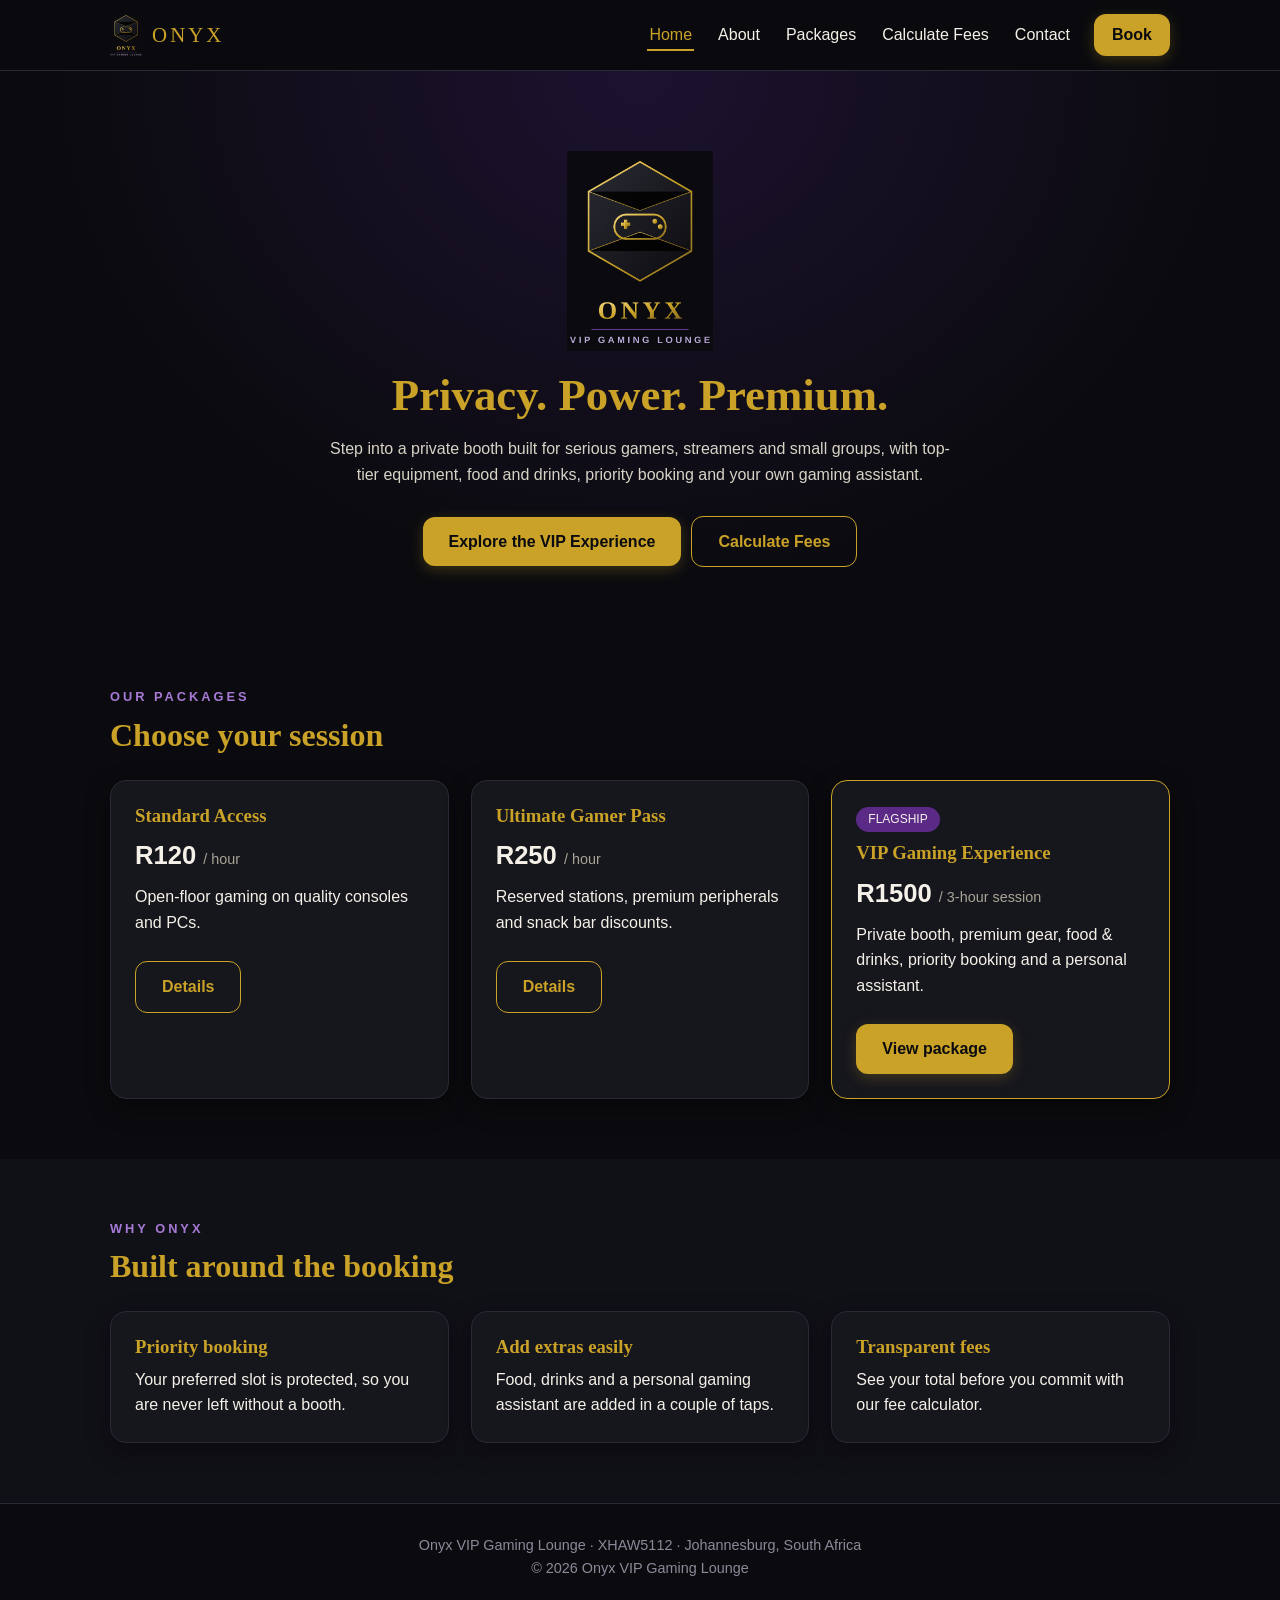
<file: onyx-website/index.html>
<!DOCTYPE html>
<html lang="en"><head><meta charset="UTF-8"><meta name="viewport" content="width=device-width,initial-scale=1">
<title>Home | Onyx VIP Gaming Lounge</title><link rel="stylesheet" href="styles.css"></head>
<body>
<header><div class="wrap nav">
<a class="brand" href="index.html"><img src="assets/logo.png" alt="Onyx logo">ONYX</a>
<nav><button class="menu-btn" id="menuBtn" aria-label="Menu">&#9776;</button>
<ul id="navList"><li><a href="index.html" class=active>Home</a></li><li><a href="about.html">About</a></li><li><a href="packages.html">Packages</a></li><li><a href="fees.html">Calculate Fees</a></li><li><a href="contact.html">Contact</a></li><li><a class="btn" href="fees.html?pkg=vip">Book</a></li></ul></nav>
</div></header>

<div class="hero"><div class="wrap"><img src="assets/logo.png" alt="Onyx VIP Gaming Lounge logo">
<h1>Privacy. Power. Premium.</h1>
<p>Step into a private booth built for serious gamers, streamers and small groups, with top-tier equipment, food and drinks, priority booking and your own gaming assistant.</p>
<a class="btn" href="vip-package.html">Explore the VIP Experience</a><a class="btn outline" href="fees.html">Calculate Fees</a></div></div>
<section><div class="wrap"><div class="label">Our packages</div><h2>Choose your session</h2>
<div class="grid">
<div class="card"><h3>Standard Access</h3><div class="price">R120 <small>/ hour</small></div><p>Open-floor gaming on quality consoles and PCs.</p><br><a class="btn outline" href="packages.html">Details</a></div>
<div class="card"><h3>Ultimate Gamer Pass</h3><div class="price">R250 <small>/ hour</small></div><p>Reserved stations, premium peripherals and snack bar discounts.</p><br><a class="btn outline" href="packages.html">Details</a></div>
<div class="card vip"><span class="badge">FLAGSHIP</span><h3>VIP Gaming Experience</h3><div class="price">R1500 <small>/ 3-hour session</small></div><p>Private booth, premium gear, food &amp; drinks, priority booking and a personal assistant.</p><br><a class="btn" href="vip-package.html">View package</a></div>
</div></div></section>
<section style="background:#101017"><div class="wrap"><div class="label">Why Onyx</div><h2>Built around the booking</h2>
<div class="grid"><div class="card"><h3>Priority booking</h3><p>Your preferred slot is protected, so you are never left without a booth.</p></div>
<div class="card"><h3>Add extras easily</h3><p>Food, drinks and a personal gaming assistant are added in a couple of taps.</p></div>
<div class="card"><h3>Transparent fees</h3><p>See your total before you commit with our fee calculator.</p></div></div></div></section>
<footer><div class="wrap">Onyx VIP Gaming Lounge &middot; XHAW5112 &middot; Johannesburg, South Africa<br>&copy; 2026 Onyx VIP Gaming Lounge</div></footer>
<script src="script.js"></script></body></html>
</file>
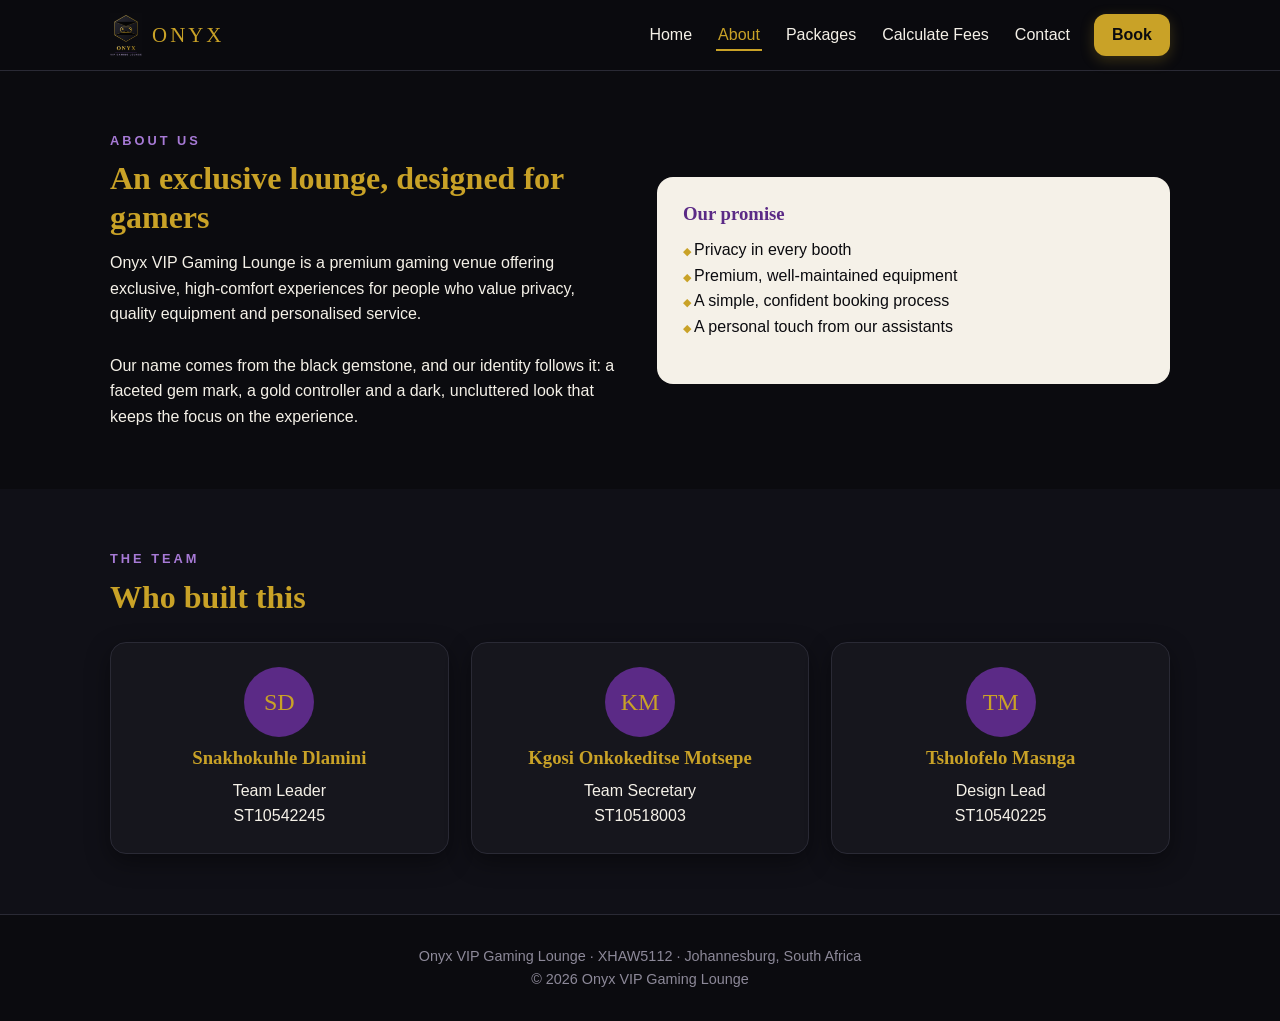
<file: onyx-website/about.html>
<!DOCTYPE html>
<html lang="en"><head><meta charset="UTF-8"><meta name="viewport" content="width=device-width,initial-scale=1">
<title>About | Onyx VIP Gaming Lounge</title><link rel="stylesheet" href="styles.css"></head>
<body>
<header><div class="wrap nav">
<a class="brand" href="index.html"><img src="assets/logo.png" alt="Onyx logo">ONYX</a>
<nav><button class="menu-btn" id="menuBtn" aria-label="Menu">&#9776;</button>
<ul id="navList"><li><a href="index.html">Home</a></li><li><a href="about.html" class=active>About</a></li><li><a href="packages.html">Packages</a></li><li><a href="fees.html">Calculate Fees</a></li><li><a href="contact.html">Contact</a></li><li><a class="btn" href="fees.html?pkg=vip">Book</a></li></ul></nav>
</div></header>

<section><div class="wrap split"><div><div class="label">About us</div><h2>An exclusive lounge, designed for gamers</h2>
<p>Onyx VIP Gaming Lounge is a premium gaming venue offering exclusive, high-comfort experiences for people who value privacy, quality equipment and personalised service.</p><br>
<p>Our name comes from the black gemstone, and our identity follows it: a faceted gem mark, a gold controller and a dark, uncluttered look that keeps the focus on the experience.</p></div>
<div class="panel"><h3>Our promise</h3><ul class="tick" style="color:#0B0B0F"><li>Privacy in every booth</li><li>Premium, well-maintained equipment</li><li>A simple, confident booking process</li><li>A personal touch from our assistants</li></ul></div></div></section>
<section style="background:#101017"><div class="wrap"><div class="label">The team</div><h2>Who built this</h2>
<div class="grid">
<div class="card team"><div class="avatar">SD</div><h3>Snakhokuhle Dlamini</h3><p>Team Leader<br>ST10542245</p></div>
<div class="card team"><div class="avatar">KM</div><h3>Kgosi Onkokeditse Motsepe</h3><p>Team Secretary<br>ST10518003</p></div>
<div class="card team"><div class="avatar">TM</div><h3>Tsholofelo Masnga</h3><p>Design Lead<br>ST10540225</p></div></div></div></section>
<footer><div class="wrap">Onyx VIP Gaming Lounge &middot; XHAW5112 &middot; Johannesburg, South Africa<br>&copy; 2026 Onyx VIP Gaming Lounge</div></footer>
<script src="script.js"></script></body></html>
</file>
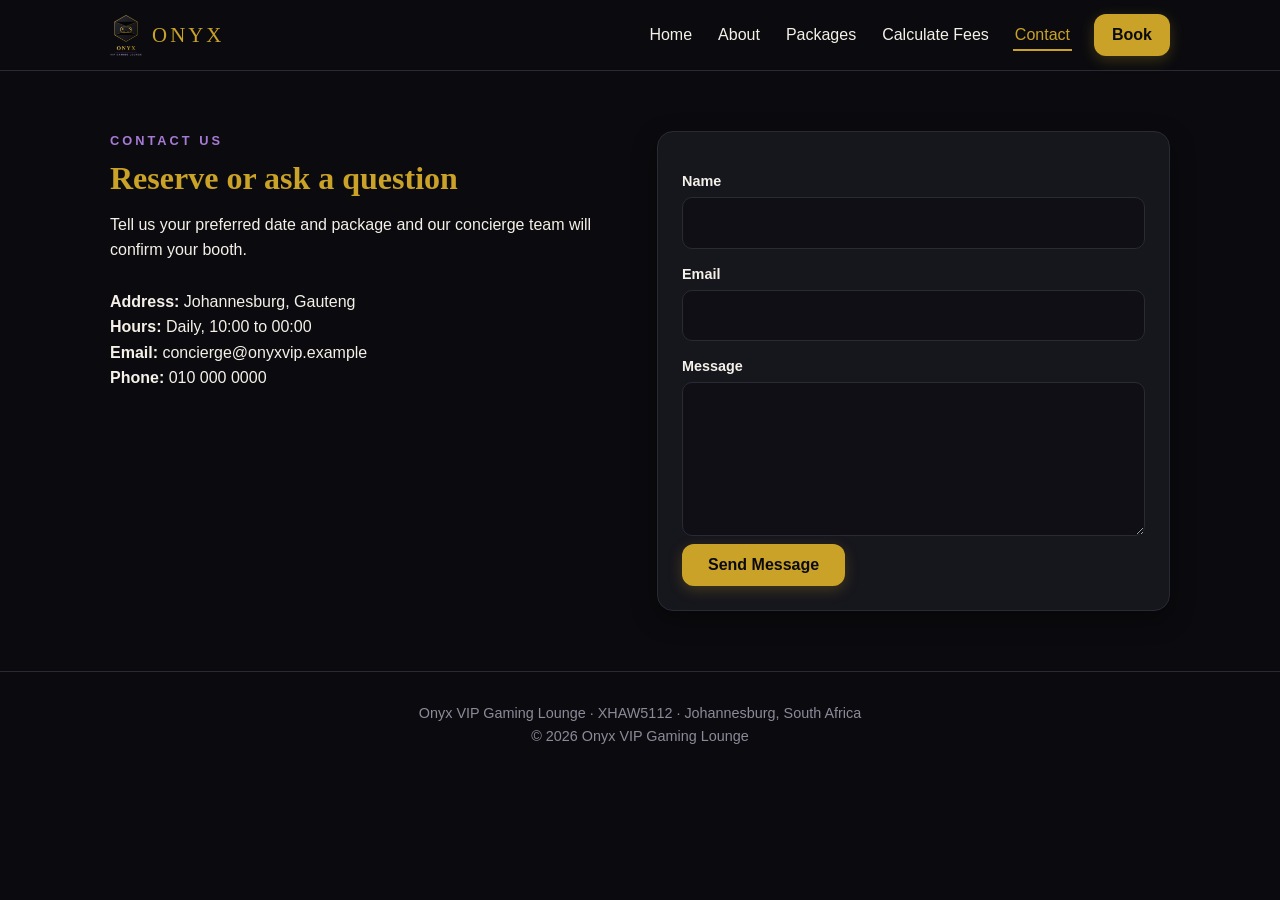
<file: onyx-website/contact.html>
<!DOCTYPE html>
<html lang="en"><head><meta charset="UTF-8"><meta name="viewport" content="width=device-width,initial-scale=1">
<title>Contact | Onyx VIP Gaming Lounge</title><link rel="stylesheet" href="styles.css"></head>
<body>
<header><div class="wrap nav">
<a class="brand" href="index.html"><img src="assets/logo.png" alt="Onyx logo">ONYX</a>
<nav><button class="menu-btn" id="menuBtn" aria-label="Menu">&#9776;</button>
<ul id="navList"><li><a href="index.html">Home</a></li><li><a href="about.html">About</a></li><li><a href="packages.html">Packages</a></li><li><a href="fees.html">Calculate Fees</a></li><li><a href="contact.html" class=active>Contact</a></li><li><a class="btn" href="fees.html?pkg=vip">Book</a></li></ul></nav>
</div></header>

<section><div class="wrap split" style="align-items:start"><div><div class="label">Contact us</div><h2>Reserve or ask a question</h2>
<p>Tell us your preferred date and package and our concierge team will confirm your booth.</p><br>
<p><b>Address:</b> Johannesburg, Gauteng<br><b>Hours:</b> Daily, 10:00 to 00:00<br><b>Email:</b> concierge@onyxvip.example<br><b>Phone:</b> 010 000 0000</p></div>
<form id="contactForm" class="card" novalidate>
<label for="name">Name</label><input id="name" name="name" type="text">
<label for="email">Email</label><input id="email" name="email" type="email">
<label for="message">Message</label><textarea id="message" name="message" rows="5"></textarea><br>
<button class="btn" type="submit">Send Message</button><div id="formMsg" class="msg"></div></form></div></section>
<footer><div class="wrap">Onyx VIP Gaming Lounge &middot; XHAW5112 &middot; Johannesburg, South Africa<br>&copy; 2026 Onyx VIP Gaming Lounge</div></footer>
<script src="script.js"></script></body></html>
</file>
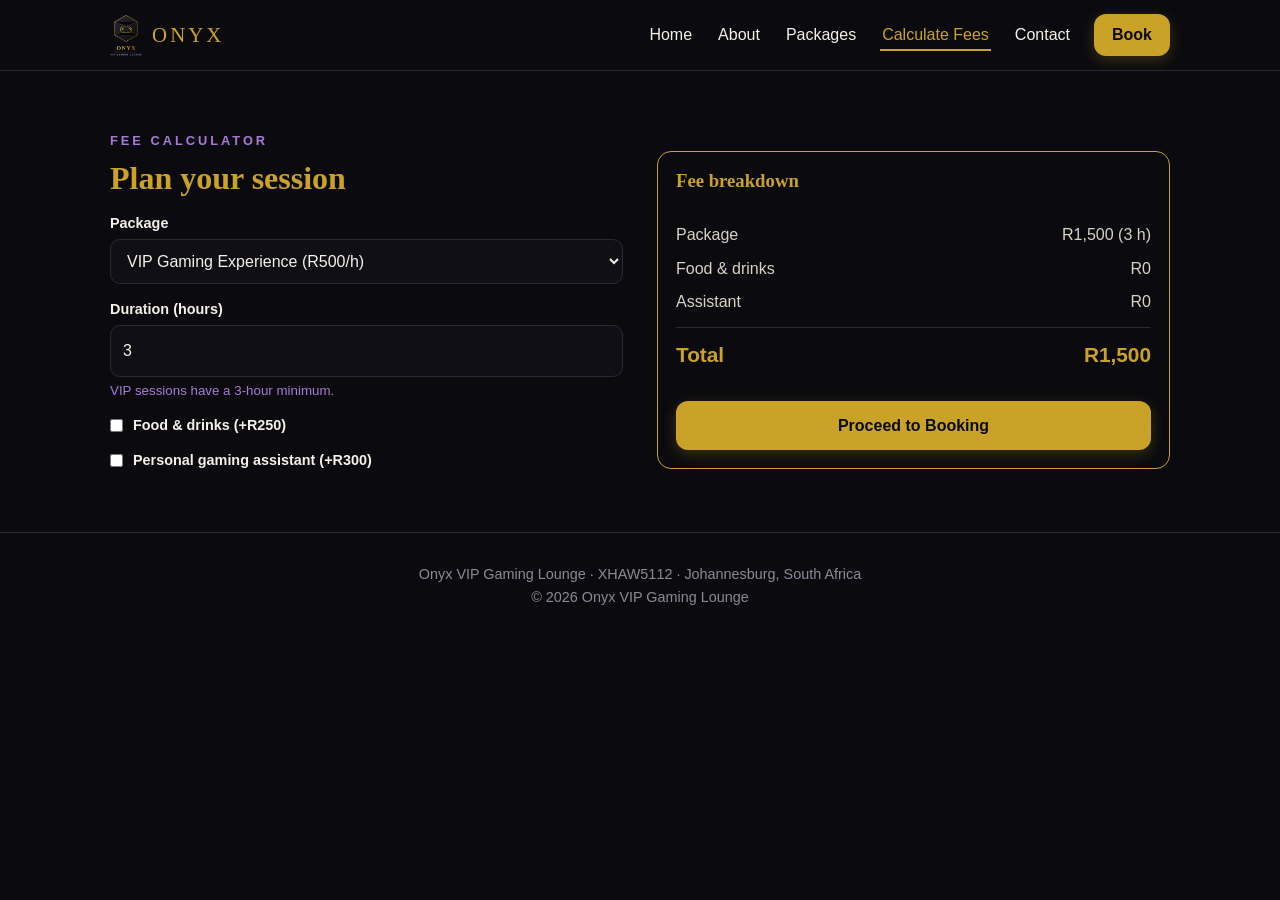
<file: onyx-website/fees.html>
<!DOCTYPE html>
<html lang="en"><head><meta charset="UTF-8"><meta name="viewport" content="width=device-width,initial-scale=1">
<title>Calculate Fees | Onyx VIP Gaming Lounge</title><link rel="stylesheet" href="styles.css"></head>
<body>
<header><div class="wrap nav">
<a class="brand" href="index.html"><img src="assets/logo.png" alt="Onyx logo">ONYX</a>
<nav><button class="menu-btn" id="menuBtn" aria-label="Menu">&#9776;</button>
<ul id="navList"><li><a href="index.html">Home</a></li><li><a href="about.html">About</a></li><li><a href="packages.html">Packages</a></li><li><a href="fees.html" class=active>Calculate Fees</a></li><li><a href="contact.html">Contact</a></li><li><a class="btn" href="fees.html?pkg=vip">Book</a></li></ul></nav>
</div></header>

<section><div class="wrap split" style="align-items:start"><div><div class="label">Fee calculator</div><h2>Plan your session</h2>
<form onsubmit="return false">
<label for="pkg">Package</label><select id="pkg"><option value="standard">Standard Access (R120/h)</option><option value="ultimate">Ultimate Gamer Pass (R250/h)</option><option value="vip" selected>VIP Gaming Experience (R500/h)</option></select>
<label for="hours">Duration (hours)</label><input id="hours" type="number" min="1" max="12" value="3"><small id="minNote" style="color:#a77ad6"></small>
<div class="check"><input type="checkbox" id="food"><label for="food" style="margin:0">Food &amp; drinks (+R250)</label></div>
<div class="check"><input type="checkbox" id="assistant"><label for="assistant" style="margin:0">Personal gaming assistant (+R300)</label></div></form></div>
<div class="total"><h3>Fee breakdown</h3><br>
<div class="row"><span>Package</span><span id="rBase"></span></div>
<div class="row"><span>Food &amp; drinks</span><span id="rFood"></span></div>
<div class="row"><span>Assistant</span><span id="rAsst"></span></div>
<div class="row sum"><span>Total</span><span id="rTotal"></span></div><br>
<a class="btn" href="contact.html" style="width:100%;text-align:center">Proceed to Booking</a></div></div></section>
<footer><div class="wrap">Onyx VIP Gaming Lounge &middot; XHAW5112 &middot; Johannesburg, South Africa<br>&copy; 2026 Onyx VIP Gaming Lounge</div></footer>
<script src="script.js"></script></body></html>
</file>
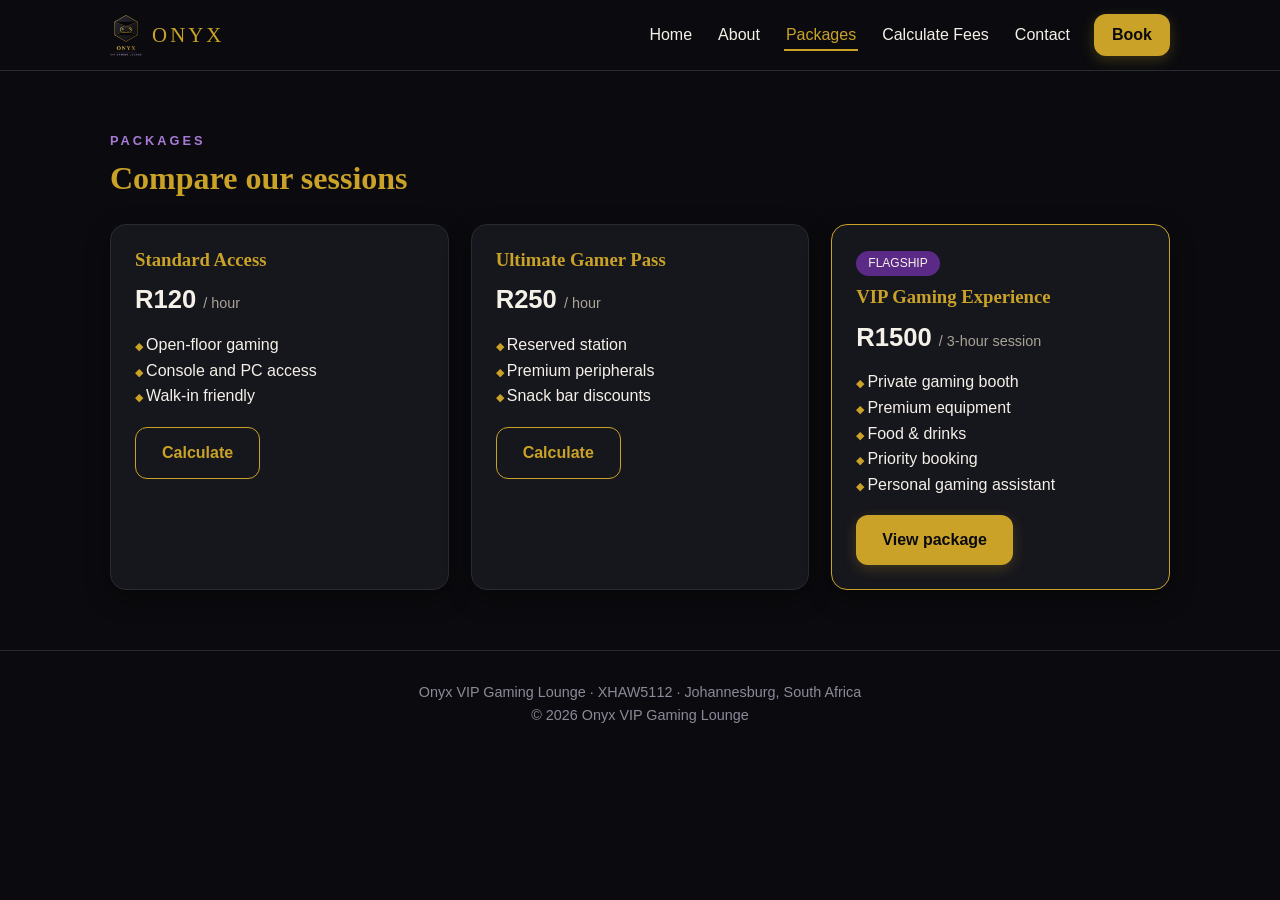
<file: onyx-website/packages.html>
<!DOCTYPE html>
<html lang="en"><head><meta charset="UTF-8"><meta name="viewport" content="width=device-width,initial-scale=1">
<title>Packages | Onyx VIP Gaming Lounge</title><link rel="stylesheet" href="styles.css"></head>
<body>
<header><div class="wrap nav">
<a class="brand" href="index.html"><img src="assets/logo.png" alt="Onyx logo">ONYX</a>
<nav><button class="menu-btn" id="menuBtn" aria-label="Menu">&#9776;</button>
<ul id="navList"><li><a href="index.html">Home</a></li><li><a href="about.html">About</a></li><li><a href="packages.html" class=active>Packages</a></li><li><a href="fees.html">Calculate Fees</a></li><li><a href="contact.html">Contact</a></li><li><a class="btn" href="fees.html?pkg=vip">Book</a></li></ul></nav>
</div></header>

<section><div class="wrap"><div class="label">Packages</div><h2>Compare our sessions</h2>
<div class="grid">
<div class="card"><h3>Standard Access</h3><div class="price">R120 <small>/ hour</small></div><ul class="tick"><li>Open-floor gaming</li><li>Console and PC access</li><li>Walk-in friendly</li></ul><a class="btn outline" href="fees.html?pkg=standard">Calculate</a></div>
<div class="card"><h3>Ultimate Gamer Pass</h3><div class="price">R250 <small>/ hour</small></div><ul class="tick"><li>Reserved station</li><li>Premium peripherals</li><li>Snack bar discounts</li></ul><a class="btn outline" href="fees.html?pkg=ultimate">Calculate</a></div>
<div class="card vip"><span class="badge">FLAGSHIP</span><h3>VIP Gaming Experience</h3><div class="price">R1500 <small>/ 3-hour session</small></div><ul class="tick"><li>Private gaming booth</li><li>Premium equipment</li><li>Food &amp; drinks</li><li>Priority booking</li><li>Personal gaming assistant</li></ul><a class="btn" href="vip-package.html">View package</a></div>
</div></div></section>
<footer><div class="wrap">Onyx VIP Gaming Lounge &middot; XHAW5112 &middot; Johannesburg, South Africa<br>&copy; 2026 Onyx VIP Gaming Lounge</div></footer>
<script src="script.js"></script></body></html>
</file>
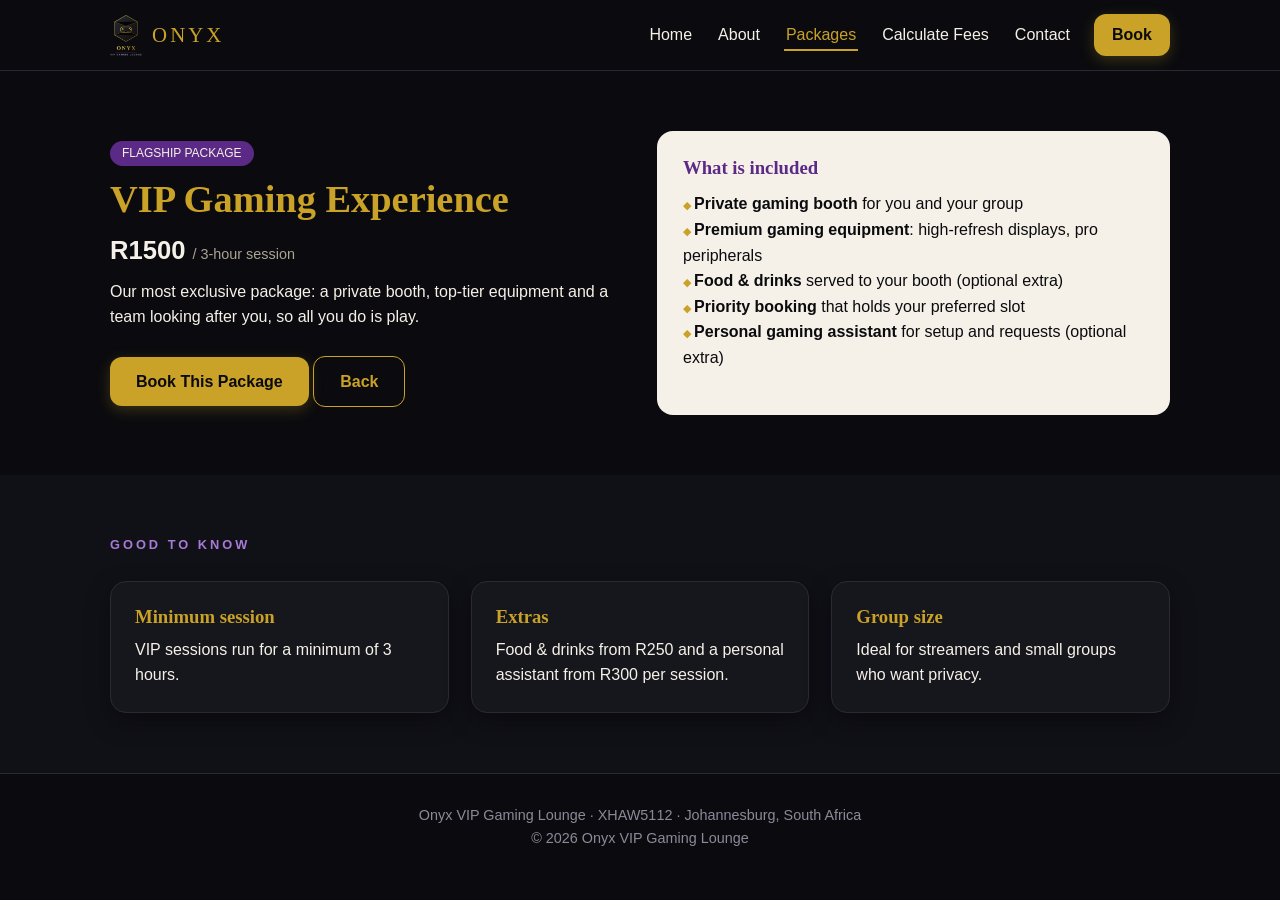
<file: onyx-website/vip-package.html>
<!DOCTYPE html>
<html lang="en"><head><meta charset="UTF-8"><meta name="viewport" content="width=device-width,initial-scale=1">
<title>VIP Gaming Experience | Onyx VIP Gaming Lounge</title><link rel="stylesheet" href="styles.css"></head>
<body>
<header><div class="wrap nav">
<a class="brand" href="index.html"><img src="assets/logo.png" alt="Onyx logo">ONYX</a>
<nav><button class="menu-btn" id="menuBtn" aria-label="Menu">&#9776;</button>
<ul id="navList"><li><a href="index.html">Home</a></li><li><a href="about.html">About</a></li><li><a href="packages.html" class=active>Packages</a></li><li><a href="fees.html">Calculate Fees</a></li><li><a href="contact.html">Contact</a></li><li><a class="btn" href="fees.html?pkg=vip">Book</a></li></ul></nav>
</div></header>

<section><div class="wrap split"><div><span class="badge">FLAGSHIP PACKAGE</span><h1 style="font-size:2.4rem">VIP Gaming Experience</h1>
<div class="price">R1500 <small>/ 3-hour session</small></div>
<p>Our most exclusive package: a private booth, top-tier equipment and a team looking after you, so all you do is play.</p><br>
<a class="btn" href="fees.html?pkg=vip">Book This Package</a> <a class="btn outline" href="packages.html">Back</a></div>
<div class="panel"><h3>What is included</h3><ul class="tick"><li><b>Private gaming booth</b> for you and your group</li><li><b>Premium gaming equipment</b>: high-refresh displays, pro peripherals</li><li><b>Food &amp; drinks</b> served to your booth (optional extra)</li><li><b>Priority booking</b> that holds your preferred slot</li><li><b>Personal gaming assistant</b> for setup and requests (optional extra)</li></ul></div></div></section>
<section style="background:#101017"><div class="wrap"><div class="label">Good to know</div><div class="grid">
<div class="card"><h3>Minimum session</h3><p>VIP sessions run for a minimum of 3 hours.</p></div>
<div class="card"><h3>Extras</h3><p>Food &amp; drinks from R250 and a personal assistant from R300 per session.</p></div>
<div class="card"><h3>Group size</h3><p>Ideal for streamers and small groups who want privacy.</p></div></div></div></section>
<footer><div class="wrap">Onyx VIP Gaming Lounge &middot; XHAW5112 &middot; Johannesburg, South Africa<br>&copy; 2026 Onyx VIP Gaming Lounge</div></footer>
<script src="script.js"></script></body></html>
</file>
<file: onyx-website/styles.css>
:root{--black:#0B0B0F;--gold:#C9A227;--purple:#5B2A86;--off:#F5F1E8;--card:#16161d;--line:#2a2a35}
*{box-sizing:border-box;margin:0;padding:0}
body{font-family:Calibri,Candara,Arial,sans-serif;background:var(--black);color:var(--off);line-height:1.6}
h1,h2,h3,.brand{font-family:Cambria,Georgia,serif;color:var(--gold);line-height:1.2}
a{color:inherit;text-decoration:none}
img{max-width:100%}
.wrap{max-width:1100px;margin:0 auto;padding:0 20px}
header{position:sticky;top:0;z-index:10;background:rgba(11,11,15,.95);border-bottom:1px solid var(--line)}
.nav{display:flex;align-items:center;justify-content:space-between;height:70px}
.brand{display:flex;align-items:center;gap:10px;font-size:1.3rem;letter-spacing:3px}
.brand img{height:44px}
nav ul{display:flex;gap:22px;list-style:none;align-items:center}
nav a{padding:6px 2px;border-bottom:2px solid transparent}
nav a:hover,nav a.active{border-color:var(--gold);color:var(--gold)}
.menu-btn{display:none;background:none;border:1px solid var(--gold);color:var(--gold);font-size:1.4rem;padding:4px 12px;border-radius:8px;cursor:pointer}
.btn{display:inline-block;background:var(--gold);color:var(--black);font-weight:700;padding:12px 26px;border-radius:12px;border:0;cursor:pointer;font-size:1rem;box-shadow:0 4px 14px rgba(201,162,39,.25)}
.btn:hover{filter:brightness(1.1)}
.btn.outline{background:transparent;color:var(--gold);border:1px solid var(--gold);box-shadow:none}
nav .btn{padding:8px 18px}
.hero{text-align:center;padding:80px 0 60px;background:radial-gradient(ellipse at top,#1d1230 0,var(--black) 65%)}
.hero img{height:200px;margin-bottom:10px}
.hero h1{font-size:2.8rem}
.hero p{max-width:620px;margin:14px auto 28px;color:#d8d3c6}
.hero .btn+.btn{margin-left:10px}
section{padding:60px 0}
.label{color:#a77ad6;letter-spacing:3px;font-size:.8rem;font-weight:700;text-transform:uppercase;margin-bottom:8px}
h2{font-size:2rem;margin-bottom:14px}
.grid{display:grid;grid-template-columns:repeat(auto-fit,minmax(250px,1fr));gap:22px;margin-top:26px}
.card{background:var(--card);border:1px solid var(--line);border-radius:16px;padding:24px;box-shadow:0 8px 24px rgba(0,0,0,.4)}
.card h3{margin-bottom:8px}
.card.vip{border-color:var(--gold)}
.price{font-size:1.6rem;color:var(--off);font-weight:700;margin:8px 0}
.price small{font-size:.9rem;color:#a9a496;font-weight:400}
.badge{display:inline-block;background:var(--purple);padding:3px 12px;border-radius:20px;font-size:.75rem;margin-bottom:10px}
ul.tick{list-style:none;margin:12px 0 18px}
ul.tick li:before{content:"◆ ";color:var(--gold);font-size:.7rem}
.split{display:grid;grid-template-columns:1fr 1fr;gap:34px;align-items:center}
.panel{background:var(--off);color:var(--black);border-radius:16px;padding:26px}
.panel h3{color:var(--purple)}
form label{display:block;margin:14px 0 4px;font-weight:700;font-size:.9rem}
input,select,textarea{width:100%;padding:12px;border-radius:10px;border:1px solid var(--line);background:#0f0f15;color:var(--off);font:inherit}
input:focus,select:focus,textarea:focus{outline:2px solid var(--gold)}
.check{display:flex;align-items:center;gap:10px;margin-top:12px}
.check input{width:auto}
.total{margin-top:20px;background:var(--black);border:1px solid var(--gold);border-radius:14px;padding:18px}
.total .row{display:flex;justify-content:space-between;padding:4px 0;color:#d8d3c6}
.total .sum{border-top:1px solid var(--line);margin-top:8px;padding-top:10px;font-size:1.3rem;color:var(--gold);font-weight:700}
.msg{margin-top:14px;padding:12px;border-radius:10px;display:none}
.msg.ok{display:block;background:#17301d;color:#9be3ad}.msg.err{display:block;background:#3a1620;color:#f3a3b4}
.team{text-align:center}
.avatar{width:70px;height:70px;border-radius:50%;background:var(--purple);margin:0 auto 10px;display:grid;place-items:center;font-family:Cambria,serif;font-size:1.5rem;color:var(--gold)}
footer{border-top:1px solid var(--line);padding:30px 0;text-align:center;color:#8d8999;font-size:.9rem}
@media(max-width:800px){.menu-btn{display:block}
nav ul{display:none;position:absolute;top:70px;left:0;right:0;background:var(--black);flex-direction:column;padding:16px;border-bottom:1px solid var(--line)}
nav ul.open{display:flex}.split{grid-template-columns:1fr}.hero h1{font-size:2rem}.hero .btn+.btn{margin:12px 0 0}}
</file>
